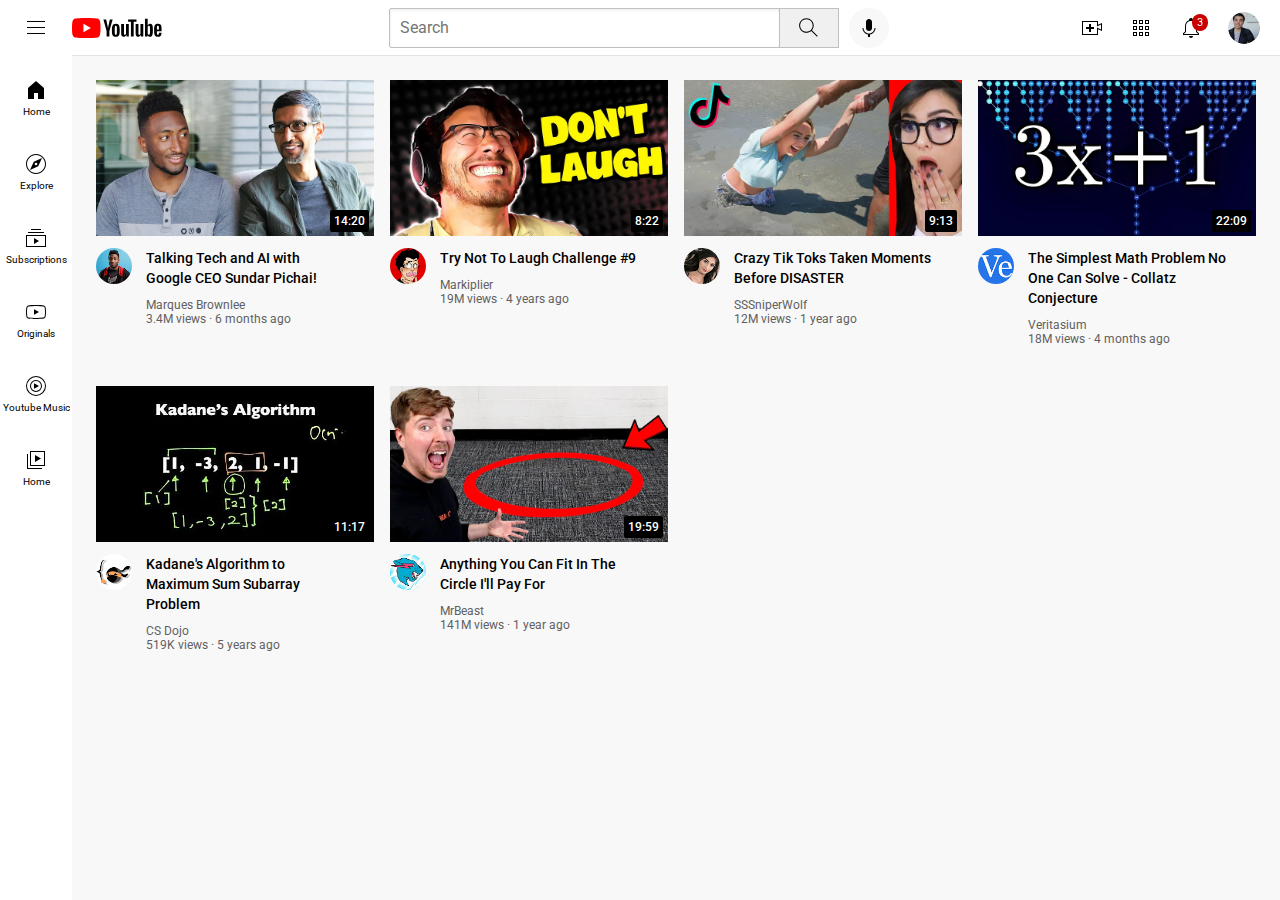
<file: index.html>
<!DOCTYPE html>
<html lang="en">
<head>
  <title>Document</title>
  <link rel="preconnect" href="https://fonts.googleapis.com">
  <link rel="preconnect" href="https://fonts.gstatic.com" crossorigin>
  <link href="https://fonts.googleapis.com/css2?family=Roboto:ital,wght@0,100..900;1,100..900&display=swap" rel="stylesheet">
  <link rel="stylesheet" href="general.css">
  <link rel="stylesheet" href="header.css">
  <link rel="stylesheet" href="video.css">
  <link rel="stylesheet" href="sidebar.css">
  <meta charset="UTF-8">
  <meta name="viewport" content="width=device-width, initial-scale=1.0">
  
  <title>Document</title>
  <link rel="preconnect" href="https://fonts.googleapis.com">
  <link rel="preconnect" href="https://fonts.gstatic.com" crossorigin>
  <link href="https://fonts.googleapis.com/css2?family=Roboto:ital,wght@0,100..900;1,100..900&display=swap" rel="stylesheet">
  <link rel="stylesheet" href="general.css">
  <link rel="stylesheet" href="header.css">
  <link rel="stylesheet" href="video.css">
  <link rel="stylesheet" href="sidebar.css">
  <meta charset="UTF-8">
  <meta name="viewport" content="width=device-width, initial-scale=1.0">
  
</head>
<body>
  <div class="header">
    <div class="left">
      <img class="ham" src="hamburger-menu.svg">
      <img class="you-log" src="youtube-logo.svg">
    </div>
    <div class="center">
      <input class="bar" type="text" placeholder="Search">
      <button class="search-button">
        <img class="search" src="search.svg">
        <div class="tooltip">Search</div>
      </button> 
      <button class="voice-search-button">  
        <img class="voice" src="voice-search-icon.svg">
        <div class="tooltip">Search with your voice</div>
      </button>
    </div>
    <div class="right">
      <div class="upload-icon-container">
        <img class="upload" src="upload.svg">
        <div class="tooltip">Create</div>
      </div>

      <div class="youtube-container">
        <img class="youtube" src="youtube-apps.svg">
        <div class="tooltip">YouTube apps</div>
      </div>

      <div class="noti-container">
        <img class="notifications" src="notifications.svg">
        <div class="noti-count">3</div>
        <div class="tooltip">Notifications</div>
      </div>
      <img class="my-channel" src="my-channel.jpeg">

    </div>
  </div>

  <div class="sidebar">
    <div class="link-side">
      <img src="home.svg">
      <div>Home</div>
    </div>
    <div class="link-side">
      <img src="explore.svg">
      <div>Explore</div>
    </div>
    <div class="link-side">
      <img src="subscriptions.svg">
      <div>Subscriptions</div>
    </div>
    <div class="link-side">
      <img src="originals.svg">
      <div>Originals</div>
    </div>
    <div class="link-side">
      <img src="youtube-music.svg">
      <div>Youtube Music</div>
    </div>
    <div class="link-side">
      <img src="library.svg">
      <div>Home</div>
    </div>
  </div>

  <div class="video-grid"> 
    <div class="div">
        <div class="imi">
          <img class="img" src="pichai.webp">
          <div class="video-time">14:20</div>
        </div>
        <div class="grid">
          <div class="chhota">
            <img class="misrect" src="pfp1.jpeg">
            </div>
            <div class="t">
            <p class="text">
              Talking Tech and AI with Google CEO Sundar Pichai!
                </p>
                <p class="hi">
              Marques Brownlee
                </p>
                <p class="hi">
                3.4M views · 6 months ago
                </p>
            </div>
        </div>
      </div>
      <div class="div">
        <div class="imi">
          <img class="img" src="markie.webp">
          <div class="video-time">8:22</div>
        </div>
        <div class="grid">
          <div class="chhota">
            <img class="misrect" src="pfp2.jpeg">
          </div>
        <div class="t">
          <p class="text">
            Try Not To Laugh Challenge #9
          </p>
          <p class="hi">
            Markiplier
          <p class="hi">
          19M views · 4 years ago
          </p>
        </div>
      </div>
  </div>
  <div class="div">
    <div class="imi">
      <img class="img" src="img3.webp">
      <div class="video-time">9:13</div>
    </div>
    <div class="grid">
      <div class="chhota">
        <img class="misrect" src="pfp3.jpeg">
        </div>
        <div class="t">
        <p class="text">
        Crazy Tik Toks Taken Moments Before DISASTER
            </p>
            <p class="hi">
        SSSniperWolf
            </p>
            <p class="hi"> 
        12M views · 1 year ago
            </p>
        </div>
    </div>
  </div>
  <div class="div">
    <div class="imi">
      <img class="img" src="img4.webp">
      <div class="video-time">22:09</div>
    </div>
    <div class="grid">
      <div class="chhota">
        <img class="misrect" src="pfp4.jpeg">
      </div>
    <div class="t">
      <p class="text">
        The Simplest Math Problem No One Can Solve - Collatz Conjecture
      </p>
      <p class="hi">
        Veritasium
      <p class="hi">
        18M views · 4 months ago
      </p>
    </div>
  </div>
  </div>
  <div class="div">
    <div class="imi">
      <img class="img" src="img5.webp">
      <div class="video-time">11:17</div>
    </div>
    <div class="grid">
      <div class="chhota">
        <img class="misrect" src="pfp5.jpeg">
        </div>
        <div class="t">
        <p class="text">  
        Kadane's Algorithm to Maximum Sum Subarray Problem
            </p>
            <p class="hi">       
            CS Dojo
            </p>
            <p class="hi">
              519K views · 5 years ago
            </p>
        </div>
    </div>
  </div>
  <div class="div">
    <div class="imi">
      <img class="img" src="img6.webp">
      <div class="video-time">19:59</div>
    </div>
    <div class="grid">
      <div class="chhota">
        <img class="misrect" src="pfp6.jpeg">
      </div>
    <div class="t">
      <p class="text">
        Anything You Can Fit In The Circle I'll Pay For
      </p>
      <p class="hi">       
      MrBeast
      <p class="hi">     
      141M views · 1 year ago
      </p>
    </div>
  </div>
  </div>
  </div>
</body>
</html>
</file>
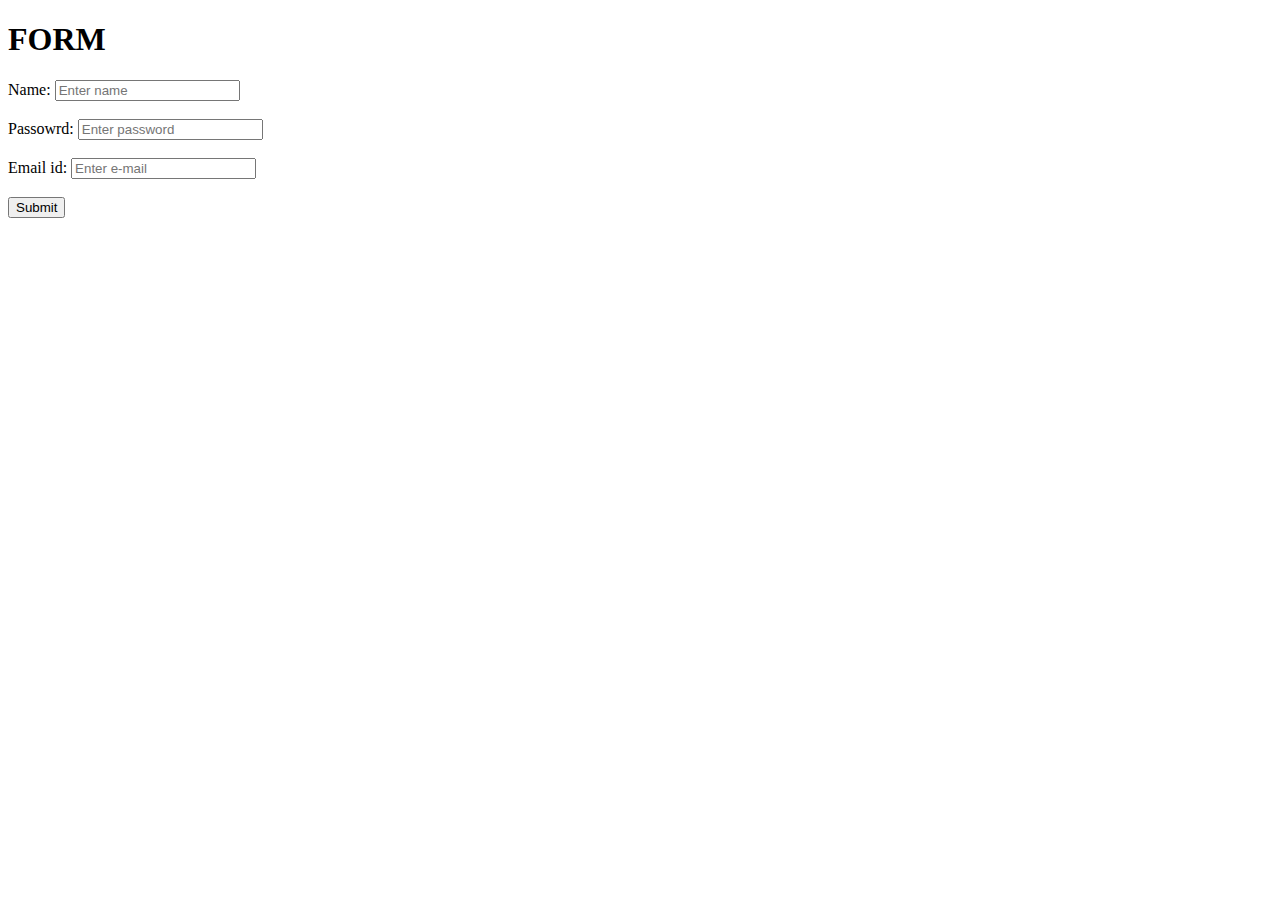
<file: practice.html>
<!DOCTYPE html>
<html lang="en">
<head>
    <meta charset="UTF-8">
    <meta name="viewport" content="width=device-width, initial-scale=1.0">
    <title>Form</title>
    <style>
        #name{
            color:aqua;
        }
    </style>
</head>
<body>
<h1>
    FORM
</h1>
<form>
    <label for="Name">Name:</label>
    <input type="text" id="name"name="name" placeholder="Enter name"><br><br>
    <label for="Password">Passowrd:</label>
    <input type="Password" id="pass" name="pass" placeholder="Enter password"><br><br>
    <label for="Email id">Email id:</label>
    <input type="Email id" id="email" name="Email id" placeholder="Enter e-mail"><br><br>
    <input type="Submit" value="Submit">
</form>
</body>
</html>



<!-- <! <!DOCTYPE html>
<html lang="en">
<head>
    <meta charset="UTF-8">
    <meta name="viewport" content="width=device-width, initial-scale=1.0">
    <title>Document</title>
    <style>
        header{
            background-color: black;
            color: white;
            padding: 5px; 
        }
        .div1{
            height: 40vh;
            width: 30vw;
            background-color: cornflowerblue;
            float: right;
        }
        .div2{
            height: 40vh;
            width: 30vw;
            background-color: olivedrab;
            float: left;
        }
        li{
            display: inline;
            list-style: none;
            padding: 0 20px;
        }

    </style>
</head>
<body>
    <header>
        <img src="image.jpg" alt="Profile Photo">
        <nav>
            <ul>
                    
                <li>
                    Home
                </li>
                <li>
                    About
                </li>
                <li>
                    Contacts
                </li>
            </ul>
        </nav>
    </header>
    <div class="div1"></div>
    <div class="div2"></div>
</body>
</html> -->
</file>
<file: general.css>
p{
  font-family: Roboto, Arial;
  margin-top: 0;
  margin-bottom: 0;
}
body{
  margin: 0px;
  padding-top: 80px;
  padding-left: 96px;
  padding-right: 24px;
  background-color: rgb(248, 248, 248);
}
</file>
<file: header.css>
.header{
  height: 55px;
  display: flex;
  flex-direction: row;
  justify-content: space-between;
  position: fixed;
  top: 0;
  left: 0px;
  right: 0px;
  z-index: 100;
  background-color: white;
  border-bottom-width: 1px;
  border-bottom-style: solid;
  border-bottom-color: rgb(228,228,228);
}
.left{
  display: flex;
  align-items: center;
  
}
.center{
  display: flex;
  align-items: center;
  flex: 1;
  margin-left: 70px;
  margin-right: 35px;
  max-width: 500px;
}
.right{
  width: 180px;
  margin-right: 20px;
  display: flex;
  align-items: center;
  justify-content: space-between;
  flex-shrink: 0;
}
.ham{
  height: 24px;
  margin-left: 24px;
  margin-right: 24px;
}
.you-log{
  height: 20px;
}
.search-button{
  height: 40px;
  width: 60px;
  background-color: rgb(240,240,240);
  border-width : 1px;
  border-style: solid;
  border-color: rgb(192,192,192);
  margin-left: -1px;
  margin-right: 10px;
}
.search-button, .voice-search-button, .upload-icon-container, .youtube-container, .noti-container{
  display: flex;
  justify-content: center;
  align-items: center;
  position: relative;
  cursor : pointer;
}
.search-button .tooltip, .voice-search-button .tooltip, .upload-icon-container .tooltip, .youtube-container .tooltip, .noti-container .tooltip{
  font-family: Roboto, Arial;
  position: absolute;
  background: gray;
  color: white;
  padding-top: 4px;
  padding-bottom: 4px;
  padding-left: 8px;
  padding-right: 8px;
  border-radius: 2px;
  font-size: 12px;
  bottom: -30px;
  opacity: 0;
  transition: opacity 0.15s;
  pointer-events: none;
  white-space: nowrap;
}
.search-button:hover .tooltip, .voice-search-button:hover .tooltip, .upload-icon-container:hover .tooltip, .youtube-container:hover .tooltip, .noti-container:hover .tooltip{

  opacity: 1;
}
.voice{
  height: 20px;
  width: 40px;
}
.bar{
  flex: 1;
  height: 36px;
  padding-left: 10px;
  font-size: 16px;
  border-width: 1px;
  border-style: solid;
  border-color: rgb(192, 192, 192);
  border-radius: 2px;
  box-shadow: inset 1px 2px 3px rgba(0,0,0, 0.05);
  width: 0px;
}
.bar::placeholder{
  font-family: Roboto, Arial;
  font-size: 16px;
  
}
.voice-search-button{
  height: 40px;
  width: 40px;
  border-radius: 20px;
  border: none;
  background: rgb(248,248,248);
}
.voice{
  height: 24px;
}

.upload{
  height: 24px;  
}

.youtube{
  height: 24px;
}

.notifications{
  height: 24px;
}
.noti-container{
  position: relative;
}
.noti-count{
  position: absolute;
  top: -2px;
  right: -5px;
  background-color: rgb(200,0,0);
  color: white;
  font-family: Roboto, Arial;
  font-size: 11px;
  padding-left: 5px;
  padding-right: 5px;
  padding-top: 2px;
  padding-bottom: 2px;
  border-radius: 10px;

}
.my-channel{
  height: 32px;
  border-radius: 16px;
  cursor: pointer;
}
.search{
  height: 25px;
}
</file>
<file: video.css>
.video-grid{
    display: grid;
    grid-template-columns: 1fr 1fr 1fr;
    column-gap: 16px;
    row-gap: 40px;

  }
  
  @media(max-width: 750px)
  {
    .video-grid{
      grid-template-columns: 1fr 1fr;
    }
  }

  @media(min-width: 751px) and (max-width:999px)
  {
    .video-grid{
      grid-template-columns: 1fr 1fr 1fr;
    }
  }

  @media(min-width: 1000px)
  {
    .video-grid{
      grid-template-columns: 1fr 1fr 1fr 1fr;
    }
  }

  .img{
    width:100%;
  }
  .hi{
    font-family: Roboto,Arial;
    color:rgb(96, 96, 96);
    font-size: 12px;

  }
  .text{
    font-family: Roboto,Arial;
    font-weight: 500;
    font-size: 14px;
    margin-top: 0;
    line-height: 20px;
    margin-bottom: 10px;
  }

  .t{
    display: inline-block;
    width: 200px;
  }
  .misrect{
    width: 36px;
    border-radius: 50px;
  }
  .imi{
    margin-bottom: 8px;
    position: relative;
  }
  .grid{
    display: grid;
    grid-template-columns: 50px 1fr;
  }
  .video-time{
    font-family: Roboto, Arial;
    font-size: 12px;
    font-weight: 500;
    padding: 4px;
    border-radius: 2px;
    background-color: black;
    color: white;
    position: absolute;
    bottom: 8px;
    right: 5px;
  }
</file>
<file: sidebar.css>
.sidebar{
  position: fixed;
  left: 0;
  bottom: 0;
  top: 55px;
  background-color: white;
  width: 72px;
  z-index: 200;
  padding-top: 5px;
}

.link-side{
  height: 74px;
  display: flex;
  justify-content: center;
  align-items: center;
  flex-direction: column;
  cursor: pointer;
}

.link-side:hover{
  background-color: rgb(235, 235, 235);
}
.link-side img{
  height: 24px;
  margin-bottom: 4px;
}

.link-side div{
  font-family: Roboto, Arial;
  font-size: 10px;
}
</file>
